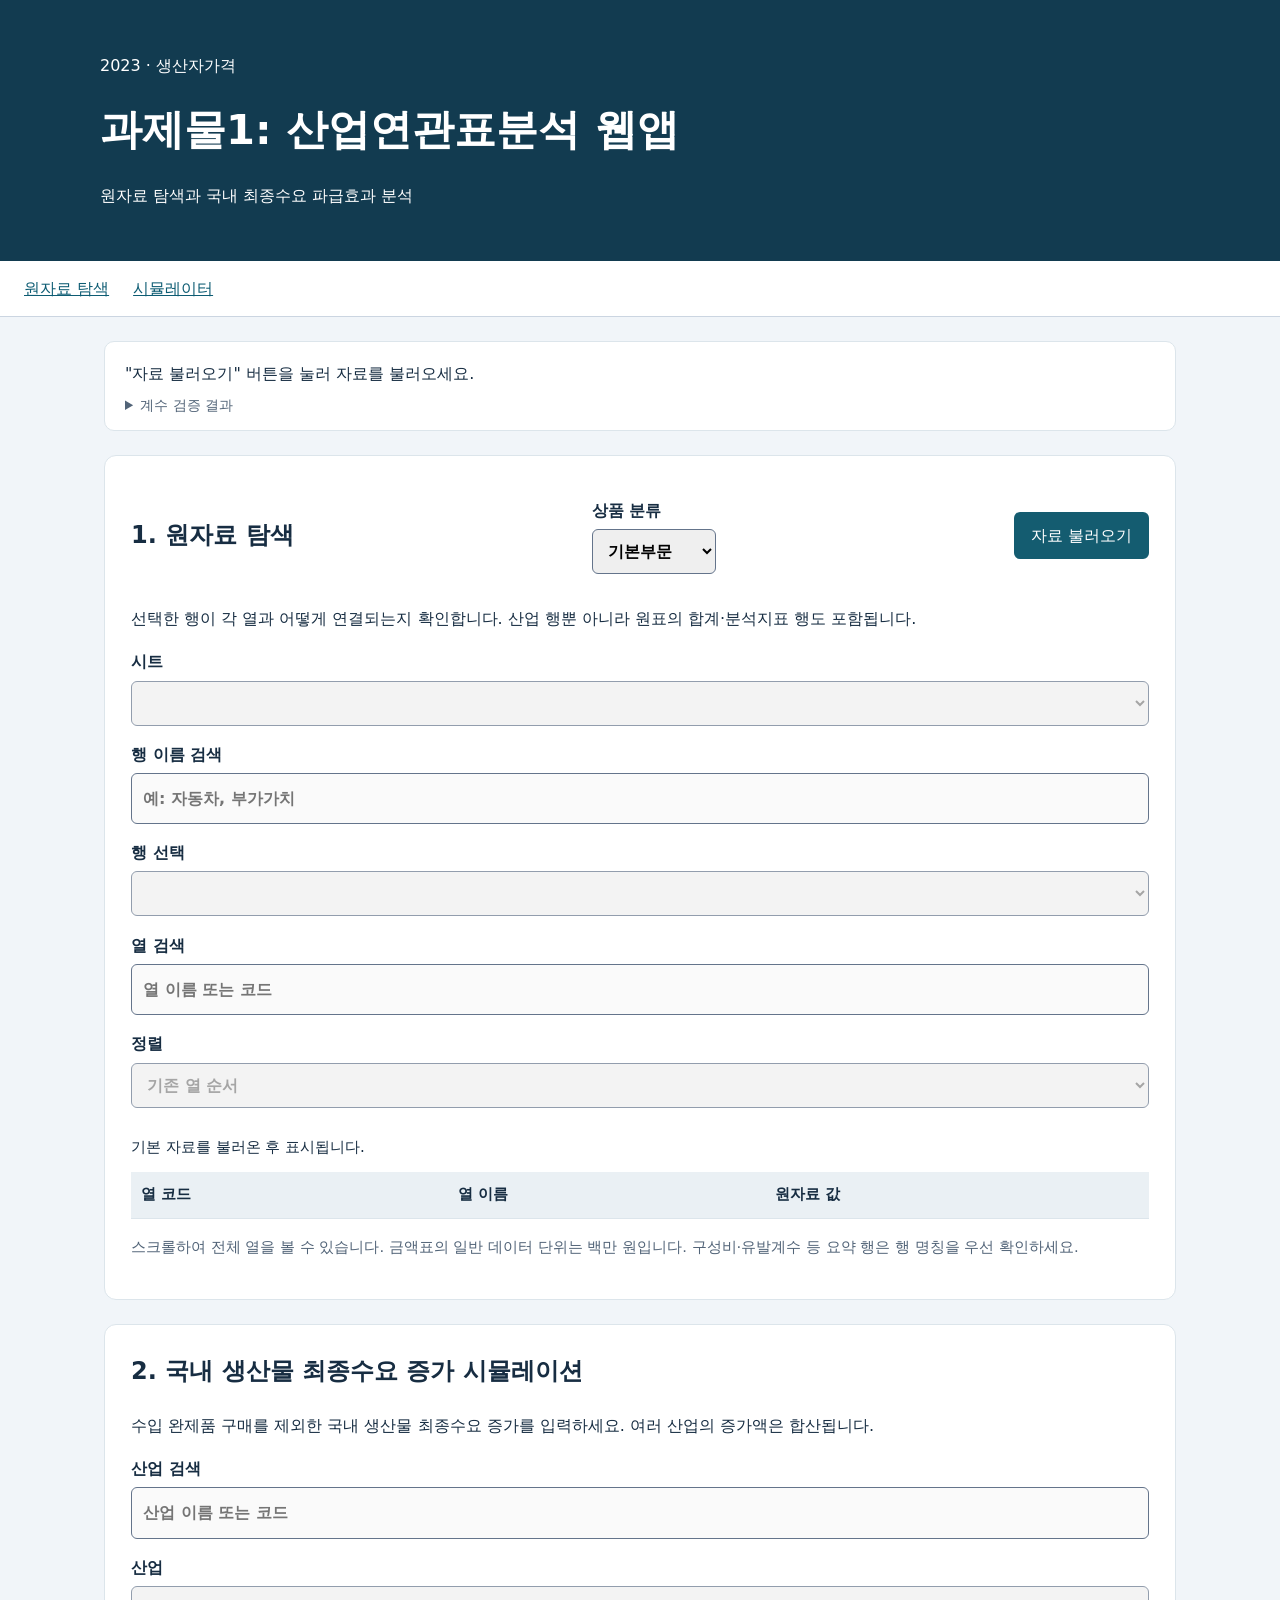
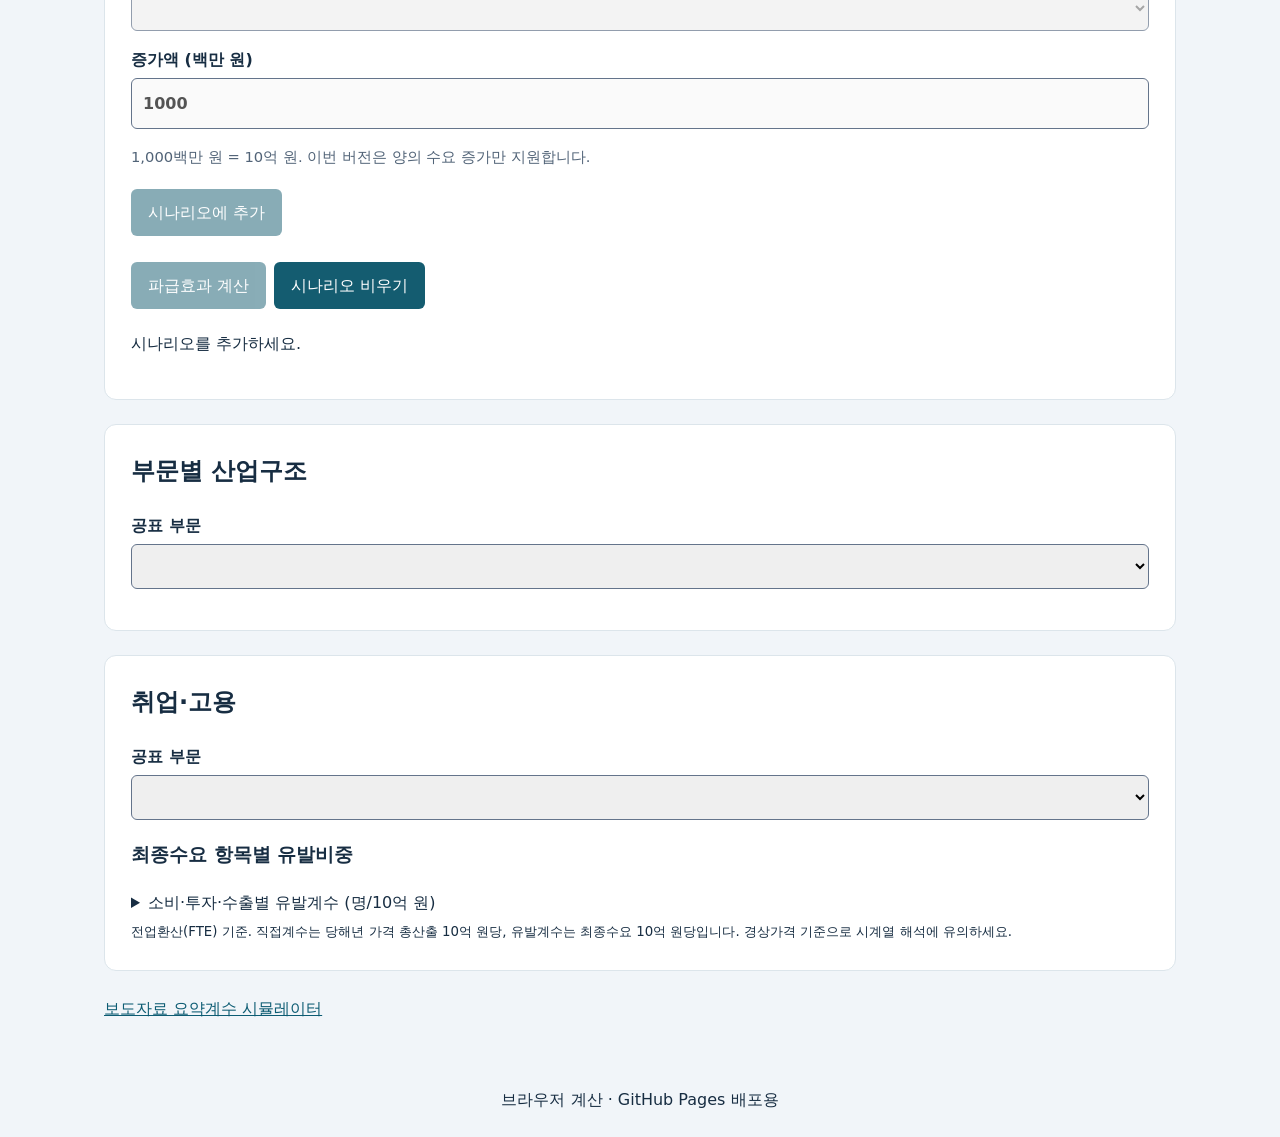
<file: index.html>
<!DOCTYPE html>

<html lang="ko"><head><meta charset="utf-8"/><meta content="width=device-width,initial-scale=1" name="viewport"/><title>과제물1: 산업연관표분석 웹앱</title><style>
*{box-sizing:border-box}html{scroll-behavior:smooth}body{margin:0;font-family:system-ui,sans-serif;background:#f1f5f9;color:#172d42;line-height:1.7}header{background:#123b50;color:white;padding:36px max(24px,calc((100vw - 1080px)/2))}header h1{font-size:clamp(1.7rem,4vw,2.6rem);margin:6px 0}nav{display:flex;gap:24px;flex-wrap:wrap;padding:14px 24px;background:#fff;border-bottom:1px solid #cbd5e1}a{color:#0d5c73}main{max-width:1120px;margin:auto;padding:24px}section{background:white;border:1px solid #dce5eb;border-radius:12px;margin-bottom:24px;padding:26px;scroll-margin-top:20px}h2{margin-top:0}label{display:block;margin:15px 0;font-weight:600}input,select{display:block;width:100%;padding:11px;border:1px solid #64748b;border-radius:6px;font:inherit;margin-top:5px}button{font:inherit;cursor:pointer;padding:10px 17px;background:#145c70;color:white;border:0;border-radius:6px;margin:5px 8px 5px 0}button:disabled{opacity:.5;cursor:wait}:focus-visible{outline:3px solid #b65c00;outline-offset:3px}.note{color:#526478;font-size:.92rem}#status{background:#eaf5f5;padding:14px;border-radius:8px}.scroll{overflow:auto;max-height:460px}table{width:100%;border-collapse:collapse;font-size:.94rem}th,td{padding:10px;border-bottom:1px solid #dce5eb;text-align:left}thead{position:sticky;top:0;background:#eaf0f4}td:last-child{font-variant-numeric:tabular-nums}caption{text-align:left;padding:12px 0}.cards{display:grid;grid-template-columns:repeat(auto-fit,minmax(180px,1fr));gap:12px}.card{padding:16px;background:#edf6f7;border-radius:8px}.card strong{display:block;font-size:1.5rem}.bar{margin:12px 0}.track{background:#edf2f7;border-radius:4px;height:12px}.fill{height:12px;background:#168179;border-radius:4px}pre{white-space:pre-wrap;overflow-wrap:anywhere;background:#f1f5f9;padding:15px}footer{text-align:center;padding:24px}#basket button{font-size:.85rem} @media(max-width:600px){main{padding:12px}section{padding:18px}nav{gap:14px}}
.loading-status{background:#fff;border:1px solid #dce5eb;border-radius:10px;padding:12px 20px;margin-bottom:24px}.loading-status #status{margin:0;background:transparent;padding:6px 0}.loading-status details{font-size:.9rem;color:#526478}

.section-heading{display:flex;align-items:center;justify-content:space-between;gap:16px;flex-wrap:wrap;margin-bottom:14px}.section-heading h2{margin:0}.section-heading button{margin:0;white-space:nowrap}

canvas{width:100%;height:auto}.stack{display:flex;height:20px;border-radius:5px;overflow:hidden}.keys span{display:inline-block;margin-right:14px}.meter{height:9px;background:#edf1f8;margin:4px 0 10px}.meter span{display:block;height:100%;background:#426aa2}.metric{margin:10px 0}

</style><script>
const $=id=>document.getElementById(id);
const fmt=x=>Number(x).toLocaleString('ko-KR',{maximumFractionDigits:3});
let info, state;
let worker, nextId=0, requests=new Map(), sectors=[], rowChoices=[], cells=[], basket=[], result=null;
function text(tag,value){const e=document.createElement(tag);e.textContent=value;return e;}
function call(type,payload){return new Promise((resolve,reject)=>{const id=++nextId;requests.set(id,{resolve,reject});worker.postMessage({id,type,payload});});}
function startWorker(){worker=new Worker('./worker.js');worker.onmessage=({data:d})=>{if(d.type==='status'){$('status').textContent=d.text;return;}const p=requests.get(d.id);if(!p)return;requests.delete(d.id);d.ok?p.resolve(d.result):p.reject(Error(d.error));};worker.onerror=e=>{for(const p of requests.values())p.reject(Error(e.message||'Worker 실행 오류'));requests.clear();};}
function options(el,list){el.replaceChildren(...list.map(x=>{const o=document.createElement('option');o.value=x.code;o.textContent=x.code+' '+x.name;return o;}));}
function invalidate(){result=null;$('results').hidden=true;}
async function load(buffer){
 invalidate();basket=[];renderBasket();
 for(const id of ['sheet','row','sector','add','run','row-search','col-search','col-order','sector-search','amount'])$(id).disabled=true;
 if(worker)worker.terminate();for(const p of requests.values())p.reject(Error('데이터 다시 로드'));requests.clear();startWorker();
 try{info=await call('init',buffer);sectors=info.sectors;state={sectors:sectors.map(x=>({c:x.code,name:x.name})),link:info.link};$('linksection').hidden=false;$('linksearch').value='';showLinks();options($('sector'),sectors);showMetrics();$('sector-search').value='';$('row-search').value='';$('col-search').value='';$('sheet').replaceChildren(...info.sheets.map(s=>{const o=text('option',s);o.value=s;return o;}));
 $('validation').textContent=JSON.stringify(info.residuals,null,2)+'\n최대 절대 잔차: 허용값 1e-8 미만';
 for(const id of ['sheet','row','sector','add','run','row-search','col-search','col-order','sector-search','amount'])$(id).disabled=false;
 await explore();$('status').textContent='준비 완료 · '+sectors.length+'개 부문 · '+info.sheets.length+'개 시트 · 계수 검증 통과';
 }catch(e){$('status').textContent='준비 실패: '+e.message+' — 새로고침 후 재시도하세요.';}
}
let exploreSeq=0;
async function explore(){const seq=++exploreSeq;try{const d=await call('explore',{sheet:$('sheet').value,row:$('row').value});if(seq!==exploreSeq)return;rowChoices=d.rows;filterRows(d.selected);cells=d.cells;$('unit').textContent=d.unit;$('explore-caption').textContent=$('sheet').value+' / 행: '+d.selected+' '+d.name;renderCells();}catch(e){$('status').textContent=e.message;}}
function filterRows(selected){const q=$('row-search').value.trim();options($('row'),rowChoices.filter(r=>(r.code+' '+r.name).includes(q)));if([...$('row').options].some(o=>o.value===selected))$('row').value=selected;}
function renderCells(){const q=$('col-search').value.trim();const rows=cells.filter(c=>(c.code+' '+c.name).includes(q));if($('col-order').value==='desc')rows.sort((a,b)=>{const x=Number.isFinite(a.value),y=Number.isFinite(b.value);return x&&y?b.value-a.value:Number(y)-Number(x);});$('cells').replaceChildren(...rows.map(c=>{const tr=document.createElement('tr');for(const v of [c.code,c.name,c.value===null?'빈 셀':typeof c.value==='number'?fmt(c.value):c.value])tr.append(text('td',v));return tr;}));}
$('sheet').onchange=()=>{$('row-search').value='';$('row').replaceChildren();explore();};$('row').onchange=explore;
$('row-search').oninput=()=>{filterRows();if($('row').value)explore();else{$('cells').replaceChildren();$('explore-caption').textContent='일치하는 행이 없습니다.';}};
$('col-search').oninput=renderCells;
$('col-order').onchange=renderCells;
$('sector-search').oninput=()=>{const q=$('sector-search').value.trim();options($('sector'),sectors.filter(s=>(s.code+' '+s.name).includes(q)));showMetrics();};
function renderBasket(){$('basket').replaceChildren(...basket.map((s,i)=>{const li=text('li',s.code+' '+s.name+' / '+fmt(s.amount)+'백만 원 ');const b=text('button','삭제');b.type='button';b.onclick=()=>{basket.splice(i,1);invalidate();renderBasket();};li.append(b);return li;}));$('sim-status').textContent=basket.length?basket.length+'개 입력 준비. 계산 버튼을 누르세요.':'시나리오를 추가하세요.';}
$('scenario').onsubmit=e=>{e.preventDefault();const amount=Number($('amount').value),s=sectors.find(s=>s.code===$('sector').value);if(!s||!Number.isFinite(amount)||amount<=0){$('sim-status').textContent='산업과 양의 증가액을 확인하세요.';return;}basket.push({...s,amount});invalidate();renderBasket();};
$('clear').onclick=()=>{basket=[];invalidate();renderBasket();};
$('run').onclick=async()=>{if(!basket.length){$('sim-status').textContent='시나리오를 먼저 추가하세요.';return;}const snapshot=basket.map(s=>({...s}));$('run').disabled=true;$('sim-status').textContent='계산 중…';try{const r=await call('simulate',snapshot);if(JSON.stringify(snapshot)!==JSON.stringify(basket)){$('sim-status').textContent='입력이 변경되었습니다. 다시 계산하세요.';return;}result=r;renderResult();$('sim-status').textContent='계산 완료. 아래 결과는 현재 시나리오에 대응합니다.';}catch(e){invalidate();$('sim-status').textContent='계산 실패: '+e.message;}finally{$('run').disabled=false;}};
function renderResult(){const selected=new Set(basket.map(x=>x.code));const other=result.rows.find(r=>!selected.has(r.code)&&r.production>0);$('spill').textContent=other?`수요를 입력한 부문을 제외하면 ${other.name}의 생산유발액이 가장 큽니다 (${fmt(other.production)}백만 원).`:'';$('results').hidden=false;$('cards').replaceChildren(...[['수요 증가액',result.demand],['생산유발액',result.production],['수입유발액',result.imports],['부가가치유발액',result.valueAdded]].map(([title,v])=>{const d=text('div',title);d.className='card';d.append(text('strong',fmt(v)),text('span','백만 원'));return d;}));const max=Math.max(...result.rows.map(r=>r.production),1);$('bars').replaceChildren(...result.rows.slice(0,15).map(r=>{const d=text('div',r.name+' · '+fmt(r.production)+'백만 원');d.className='bar';const t=document.createElement('div');t.className='track';const f=document.createElement('div');f.className='fill';f.style.width=Math.max(0,r.production/max*100)+'%';t.append(f);d.append(t);return d;}));$('result-rows').replaceChildren(...result.rows.slice(0,15).map(r=>{const tr=document.createElement('tr');[r.code,r.name,fmt(r.production),fmt(r.imports),fmt(r.valueAdded)].forEach(v=>tr.append(text('td',v)));return tr;}));}
function csvCell(v){let s=String(v);if(/^[=+@-]/.test(s)&&typeof v!=='number')s="'"+s;return '"'+s.replaceAll('"','""')+'"';}
$('download').onclick=()=>{if(!result)return;const rows=[['산업코드','산업명','생산유발액_백만 원','수입유발액_백만 원','부가가치유발액_백만 원'],...result.rows.map(r=>[r.code,r.name,r.production,r.imports,r.valueAdded])];const url=URL.createObjectURL(new Blob(['\ufeff'+rows.map(r=>r.map(csvCell).join(',')).join('\r\n')],{type:'text/csv;charset=utf-8'}));const a=document.createElement('a');a.href=url;a.download='io-2023-results.csv';a.click();setTimeout(()=>URL.revokeObjectURL(url),1000);};

$('load-basic').onclick=async()=>{
 const button=$('load-basic'), level=$('level');button.disabled=level.disabled=true;
 const file=`(표)(2023연장)투입산출표_생산자가격_${level.value}.xlsx`;
 try{$('status').textContent='엑셀 내려받는 중…';const r=await fetch('./'+encodeURIComponent(file));if(!r.ok)throw Error(`파일 다운로드 실패 (${r.status})`);await load(await r.arrayBuffer());}
 catch(e){$('status').textContent=e.message;}
 finally{button.disabled=level.disabled=false;}
};
$('level').onchange=()=>{
 if(worker)worker.terminate();worker=null;for(const p of requests.values())p.reject(Error('분류 변경'));requests.clear();++exploreSeq;
 info=null;state=null;basket=[];sectors=[];cells=[];rowChoices=[];invalidate();renderBasket();$('linksection').hidden=true;$('cells').replaceChildren();$('sector-metrics').textContent='';$('unit').textContent='';$('explore-caption').textContent='선택한 분류를 불러오세요.';
 for(const id of ['sheet','row','sector','add','run','row-search','col-search','col-order','sector-search','amount'])$(id).disabled=true;
 $('status').textContent='선택한 분류를 불러오세요.';
};
function showMetrics(){const j=sectors.findIndex(x=>x.code===$('sector').value);if(j<0||!info){$('sector-metrics').textContent='';return;}
 const [p,m,v]=info.totals[j], [a,d,im]=info.direct[j]; const f=x=>Number(x).toLocaleString('ko-KR',{maximumFractionDigits:6});
 $('sector-metrics').textContent=`생산유발계수 ${f(p)} · 수입유발계수 ${f(m)} · 부가가치유발계수 ${f(v)} / 직접 중간투입계수 ${f(a)} (국산 ${f(d)}, 수입 ${f(im)})`;
}
$('sector').onchange=showMetrics;
const match=(q,...xs)=>xs.join(' ').toLowerCase().includes(q.trim().toLowerCase());
function table(id,rows){$(id).replaceChildren(...rows.map(values=>{const tr=document.createElement('tr');values.forEach(v=>tr.append(text('td',v)));return tr;}));}
function showLinks(){
 const q=$('linksearch').value,k=Number($('linksorder').value);
 const results=state.sectors.map((x,i)=>({x,v:state.link[i]})).filter(({x})=>match(q,x.c,x.name)).sort((a,b)=>b.v[k]-a.v[k]);
 table('links',results.map(({x,v})=>[x.c,x.name,...v.map(t=>fmt(t,6))]));
 results.forEach(({v},i)=>v.forEach((t,j)=>$('links').rows[i].cells[j+2].style.background=`rgba(42,94,163,${.55*t/Math.max(...state.link.map(v=>v[j]))})`));
 plot(results);
}
function plot(results){
 const cv=$('scatter'),ctx=cv.getContext('2d'), W=cv.width,H=cv.height,L=65,R=25,T=25,B=56;
 const [xm,ym]=[0,1].map(k=>Math.max(1.05,...state.link.map(v=>v[k]))*1.05);
 const X=v=>L+v/xm*(W-L-R),Y=v=>H-B-v/ym*(H-T-B);
 ctx.clearRect(0,0,W,H);ctx.font='15px system-ui';ctx.fillStyle='#172640';ctx.strokeStyle='#8797ac';
 ctx.strokeRect(L,T,W-L-R,H-T-B);ctx.setLineDash([5,5]);ctx.beginPath();ctx.moveTo(X(1),T);ctx.lineTo(X(1),H-B);ctx.moveTo(L,Y(1));ctx.lineTo(W-R,Y(1));ctx.stroke();ctx.setLineDash([]);
 ctx.fillText('감응도계수',L,18);ctx.fillText('영향력계수',W-115,H-10);ctx.fillText('1',X(1)-4,H-B+21);ctx.fillText('1',L-20,Y(1)+5);ctx.fillText('0',L-17,H-B+18);
 const focus=$('linksearch').value.trim()?new Set(results.map(r=>r.x.c)):new Set();
 state.link.forEach(([x,y],i)=>{const f=focus.has(state.sectors[i].c);ctx.fillStyle=f?'#172f55':'rgba(65,109,165,.42)';ctx.beginPath();ctx.arc(X(x),Y(y),f?6:3,0,Math.PI*2);ctx.fill();});
 const k=Number($('linksorder').value), first=results[0];
 if(!first){$('ranknote').textContent='검색 결과가 없습니다.';return;}
 const ranks=first.v.map((v,j)=>1+state.link.filter(x=>x[j]>v+1e-10).length);
 $('ranknote').textContent=`${$('linksearch').value.trim()?'검색 결과 1위':'전체 1위'}: ${first.x.name} · 영향력 ${fmt(first.v[0],4)} (전체 ${ranks[0]}위) · 감응도 ${fmt(first.v[1],4)} (전체 ${ranks[1]}위). `+(k===0?'같은 규모의 수요 증가를 각 부문에 적용했을 때, 검색 범위에서 전체 생산 파급이 가장 큽니다.':'모든 부문의 수요가 같은 규모로 늘 때, 검색 범위에서 생산 반응이 가장 큽니다.');
}
$('linksearch').addEventListener('input',showLinks);$('linksorder').addEventListener('change',showLinks);
const structureData=[{"농림수산품": 47.1, "광산품": 40.5, "공산품": 25, "소비재제품": 23.7, "음식료품": 23.5, "섬유및가죽제품": 18.3, "목재및종이·인쇄": 29.1, "기타제조업제품": 27.1, "기초소재제품": 23.5, "석탄및석유제품": 18.7, "화학제품": 24.2, "비금속광물제품": 26.4, "1차금속제품": 19.5, "금속가공제품": 32.5, "조립가공제품": 24.6, "컴퓨터,전자및광학기기": 30.7, "전기장비": 21.8, "기계및장비": 25.2, "운송장비": 19.9, "제조임가공·산업용장비수리": 47.2, "전력․가스․수도및폐기물": 25.7, "전력·가스·증기": 20.5, "수도·폐기물처리및재활용서비스": 44.9, "건설": 41.8, "서비스": 56, "도소매및운송": 49.9, "도소매및상품중개서비스": 53.6, "운송서비스": 43.4, "생산자서비스": 59.1, "정보통신및방송서비스": 52.3, "금융및보험서비스": 62.5, "부동산서비스": 70.2, "전문,과학및기술서비스": 51.9, "사업지원서비스": 61.1, "사회서비스": 66.3, "공공행정,국방및사회보장": 74.2, "교육서비스": 66.9, "보건및사회복지서비스": 58.7, "소비자서비스": 39.5, "음식점및숙박서비스": 32.7, "예술,스포츠및여가관련서비스": 55.9, "기타서비스": 45, "기타": 0, "전산업": 41.2}, {"농림수산품": 52.9, "광산품": 59.5, "공산품": 75, "소비재제품": 76.3, "음식료품": 76.5, "섬유및가죽제품": 81.7, "목재및종이·인쇄": 70.9, "기타제조업제품": 72.9, "기초소재제품": 76.5, "석탄및석유제품": 81.3, "화학제품": 75.8, "비금속광물제품": 73.6, "1차금속제품": 80.5, "금속가공제품": 67.5, "조립가공제품": 75.4, "컴퓨터,전자및광학기기": 69.3, "전기장비": 78.2, "기계및장비": 74.8, "운송장비": 80.1, "제조임가공·산업용장비수리": 52.8, "전력․가스․수도및폐기물": 74.3, "전력·가스·증기": 79.5, "수도·폐기물처리및재활용서비스": 55.1, "건설": 58.2, "서비스": 44, "도소매및운송": 50.1, "도소매및상품중개서비스": 46.4, "운송서비스": 56.6, "생산자서비스": 40.9, "정보통신및방송서비스": 47.7, "금융및보험서비스": 37.5, "부동산서비스": 29.8, "전문,과학및기술서비스": 48.1, "사업지원서비스": 38.9, "사회서비스": 33.7, "공공행정,국방및사회보장": 25.8, "교육서비스": 33.1, "보건및사회복지서비스": 41.3, "소비자서비스": 60.5, "음식점및숙박서비스": 67.3, "예술,스포츠및여가관련서비스": 44.1, "기타서비스": 55, "기타": 100, "전산업": 58.8}, {"농림수산품": 93.52, "광산품": 98.83, "공산품": 69.01, "소비재제품": 77.71, "음식료품": 81.27, "섬유및가죽제품": 61.74, "목재및종이·인쇄": 84.27, "기타제조업제품": 85.14, "기초소재제품": 58.97, "석탄및석유제품": 20.36, "화학제품": 65.86, "비금속광물제품": 88.7, "1차금속제품": 56.75, "금속가공제품": 89.47, "조립가공제품": 73.69, "컴퓨터,전자및광학기기": 58.1, "전기장비": 69.85, "기계및장비": 81.17, "운송장비": 84.57, "제조임가공·산업용장비수리": 95.25, "전력․가스․수도및폐기물": 49.01, "전력·가스·증기": 39.95, "수도·폐기물처리및재활용서비스": 96.5, "건설": 93.91, "서비스": 88.38, "도소매및운송": 82.42, "도소매및상품중개서비스": 93.3, "운송서비스": 66.41, "생산자서비스": 90.39, "정보통신및방송서비스": 80.96, "금융및보험서비스": 90.21, "부동산서비스": 98.04, "전문,과학및기술서비스": 91.97, "사업지원서비스": 92.26, "사회서비스": 88.33, "공공행정,국방및사회보장": 87.76, "교육서비스": 95.43, "보건및사회복지서비스": 84.67, "소비자서비스": 92.19, "음식점및숙박서비스": 91.74, "예술,스포츠및여가관련서비스": 92.7, "기타서비스": 93.41, "기타": 99.87, "전산업": 76.96}, {"농림수산품": 3.43, "광산품": 0.7, "공산품": 23.25, "소비재제품": 17.01, "음식료품": 14.32, "섬유및가죽제품": 31.25, "목재및종이·인쇄": 11.15, "기타제조업제품": 10.84, "기초소재제품": 31.38, "석탄및석유제품": 64.76, "화학제품": 25.88, "비금속광물제품": 8.31, "1차금속제품": 34.81, "금속가공제품": 7.11, "조립가공제품": 19.84, "컴퓨터,전자및광학기기": 29.05, "전기장비": 23.58, "기계및장비": 14.08, "운송장비": 12.36, "제조임가공·산업용장비수리": 2.51, "전력․가스․수도및폐기물": 37.86, "전력·가스·증기": 47.77, "수도·폐기물처리및재활용서비스": 1.93, "건설": 3.54, "서비스": 5.11, "도소매및운송": 8.8, "도소매및상품중개서비스": 3.11, "운송서비스": 19.01, "생산자서비스": 3.93, "정보통신및방송서비스": 9.07, "금융및보험서비스": 3.67, "부동산서비스": 0.58, "전문,과학및기술서비스": 3.86, "사업지원서비스": 3.01, "사회서비스": 3.93, "공공행정,국방및사회보장": 3.16, "교육서비스": 1.51, "보건및사회복지서비스": 6.34, "소비자서비스": 4.73, "음식점및숙박서비스": 5.56, "예술,스포츠및여가관련서비스": 3.22, "기타서비스": 3.62, "기타": 0.13, "전산업": 13.55}, {"농림수산품": 1.6, "광산품": 3.1, "공산품": 34.1, "소비재제품": 12.4, "음식료품": 7.2, "섬유및가죽제품": 28.8, "목재및종이·인쇄": 8.3, "기타제조업제품": 13.8, "기초소재제품": 32.2, "석탄및석유제품": 43.6, "화학제품": 37.7, "비금속광물제품": 9.4, "1차금속제품": 30.9, "금속가공제품": 12.7, "조립가공제품": 45.9, "컴퓨터,전자및광학기기": 59.7, "전기장비": 27.1, "기계및장비": 38.1, "운송장비": 46.7, "제조임가공·산업용장비수리": 4.3, "전력․가스․수도및폐기물": 0.4, "전력·가스·증기": 0.1, "수도·폐기물처리및재활용서비스": 1.7, "건설": 0.1, "서비스": 6.6, "도소매및운송": 14.7, "도소매및상품중개서비스": 9.9, "운송서비스": 23.1, "생산자서비스": 6.4, "정보통신및방송서비스": 9.8, "금융및보험서비스": 4, "부동산서비스": 0.1, "전문,과학및기술서비스": 8.8, "사업지원서비스": 10.9, "사회서비스": 0.2, "공공행정,국방및사회보장": 0, "교육서비스": 0.2, "보건및사회복지서비스": 0.3, "소비자서비스": 4.1, "음식점및숙박서비스": 4.8, "예술,스포츠및여가관련서비스": 4.5, "기타서비스": 2.1, "기타": 0, "전산업": 17.3}, {"농림수산품": 18.62, "광산품": 97.62, "공산품": 20.71, "소비재제품": 24.13, "음식료품": 20.46, "섬유및가죽제품": 35.56, "목재및종이·인쇄": 14.09, "기타제조업제품": 30.19, "기초소재제품": 19.3, "석탄및석유제품": 20.35, "화학제품": 22.04, "비금속광물제품": 13.41, "1차금속제품": 21.45, "금속가공제품": 7.54, "조립가공제품": 21.58, "컴퓨터,전자및광학기기": 28.71, "전기장비": 19.29, "기계및장비": 24.12, "운송장비": 12.98, "제조임가공·산업용장비수리": 11.34, "전력․가스․수도및폐기물": 0.22, "전력·가스·증기": 0.15, "수도·폐기물처리및재활용서비스": 0.46, "건설": 0, "서비스": 5.38, "도소매및운송": 5.74, "도소매및상품중개서비스": 1.26, "운송서비스": 12.82, "생산자서비스": 6.97, "정보통신및방송서비스": 9.25, "금융및보험서비스": 3.48, "부동산서비스": 0.59, "전문,과학및기술서비스": 9.48, "사업지원서비스": 13.29, "사회서비스": 0.53, "공공행정,국방및사회보장": 0.24, "교육서비스": 1.38, "보건및사회복지서비스": 0.2, "소비자서비스": 6.61, "음식점및숙박서비스": 8.06, "예술,스포츠및여가관련서비스": 7.08, "기타서비스": 1.99, "기타": 0, "전산업": 14.93}], laborData=[{"농림수산품": 1407.1792, "광산품": 10.073, "공산품": 3779.9993, "소비재제품": 792.9777999999999, "음식료품": 348.45509999999996, "섬유및가죽제품": 152.47729999999999, "목재및종이·인쇄": 160.24820000000003, "기타제조업제품": 131.7972, "기초소재제품": 1063.2944, "석탄및석유제품": 12.122200000000001, "화학제품": 466.9814, "비금속광물제품": 101.69, "1차금속제품": 137.4925, "금속가공제품": 345.00829999999996, "조립가공제품": 1439.5808, "컴퓨터,전자및광학기기": 389.2277, "전기장비": 248.69029999999998, "기계및장비": 415.3958, "운송장비": 386.267, "제조임가공·산업용장비수리": 484.1463, "전력․가스․수도및폐기물": 273.9678, "전력·가스·증기": 80.7638, "수도·폐기물처리및재활용서비스": 193.204, "건설": 1874.3565, "서비스": 18643.3142, "도소매및운송": 4553.978300000001, "도소매및상품중개서비스": 2935.6811000000002, "운송서비스": 1618.2972, "생산자서비스": 5308.6743, "정보통신및방송서비스": 898.3174, "금융및보험서비스": 691.7296, "부동산서비스": 597.8872, "전문,과학및기술서비스": 1822.6393999999998, "사업지원서비스": 1298.1007, "사회서비스": 5330.7045, "공공행정,국방및사회보장": 1577.0019, "교육서비스": 1541.8561000000002, "보건및사회복지서비스": 2211.8465, "소비자서비스": 3449.9571, "음식점및숙박서비스": 1892.3421, "예술,스포츠및여가관련서비스": 468.1265, "기타서비스": 1089.4885, "기타": 0, "전산업": 25988.89}, {"농림수산품": 91.3997, "광산품": 9.7683, "공산품": 3391.2151999999996, "소비재제품": 633.7345, "음식료품": 291.41020000000003, "섬유및가죽제품": 117.5795, "목재및종이·인쇄": 132.0147, "기타제조업제품": 92.73010000000001, "기초소재제품": 971.2006999999999, "석탄및석유제품": 12.066600000000001, "화학제품": 439.9708, "비금속광물제품": 89.18910000000001, "1차금속제품": 131.2375, "금속가공제품": 298.7367, "조립가공제품": 1352.8636999999999, "컴퓨터,전자및광학기기": 366.7315, "전기장비": 232.2227, "기계및장비": 377.4819, "운송장비": 376.4276, "제조임가공·산업용장비수리": 433.4163, "전력․가스․수도및폐기물": 233.9679, "전력·가스·증기": 80.5869, "수도·폐기물처리및재활용서비스": 153.381, "건설": 1514.4024, "서비스": 14384.2733, "도소매및운송": 2768.7507, "도소매및상품중개서비스": 1871.4066, "운송서비스": 897.3441, "생산자서비스": 4680.1521, "정보통신및방송서비스": 817.5825, "금융및보험서비스": 657.2808, "부동산서비스": 398.75640000000004, "전문,과학및기술서비스": 1614.9604, "사업지원서비스": 1191.572, "사회서비스": 4947.7927, "공공행정,국방및사회보장": 1577.0019, "교육서비스": 1244.9008000000001, "보건및사회복지서비스": 2125.89, "소비자서비스": 1987.5778, "음식점및숙박서비스": 1039.3631, "예술,스포츠및여가관련서비스": 298.527, "기타서비스": 649.6877, "기타": 0, "전산업": 19625.0268}, {"농림수산품": 18.99845937660397, "광산품": 1.891076047239917, "공산품": 1.5870918530810274, "소비재제품": 2.349473033406833, "음식료품": 1.9104427482899813, "섬유및가죽제품": 2.1732751240283905, "목재및종이·인쇄": 2.860824748709651, "기타제조업제품": 4.553639051621985, "기초소재제품": 1.1406111487437178, "석탄및석유제품": 0.06865652675997752, "화학제품": 1.2399067767502048, "비금속광물제품": 2.0006876589148823, "1차금속제품": 0.7164832529292788, "금속가공제품": 2.5312642127983365, "조립가공제품": 1.4180487437312923, "컴퓨터,전자및광학기기": 1.2170525925731044, "전기장비": 1.4395673020982436, "기계및장비": 2.239531195068358, "운송장비": 1.1457316244652143, "제조임가공·산업용장비수리": 5.001392528896524, "전력․가스․수도및폐기물": 1.4160165749231615, "전력·가스·증기": 0.5324659741506392, "수도·폐기물처리및재활용서비스": 4.6222136308458905, "건설": 5.476758461799157, "서비스": 6.694549430220712, "도소매및운송": 7.372428736463481, "도소매및상품중개서비스": 7.404199179743527, "운송서비스": 7.31548591869139, "생산자서비스": 4.347582838540299, "정보통신및방송서비스": 4.115005991883284, "금융및보험서비스": 2.9952371315708546, "부동산서비스": 2.1996424303325046, "전문,과학및기술서비스": 5.124158493380403, "사업지원서비스": 8.995163887626108, "사회서비스": 9.253958707026461, "공공행정,국방및사회보장": 7.785524164769159, "교육서비스": 9.990061682207251, "보건및사회복지서비스": 10.092787398479397, "소비자서비스": 9.323287691119843, "음식점및숙박서비스": 8.457931480649384, "예술,스포츠및여가관련서비스": 7.235270809387465, "기타서비스": 13.35155593837092, "기타": 0, "전산업": 4.491145839237952}, {"농림수산품": 1.2339959882037697, "광산품": 1.8338725456421798, "공산품": 1.4238547652547309, "소비재제품": 1.8776592712804347, "음식료품": 1.5976879183795356, "섬유및가죽제품": 1.6758730804237496, "목재및종이·인쇄": 2.3567872896761397, "기타제조업제품": 3.2038571731479264, "기초소재제품": 1.0418209162840535, "석탄및석유제품": 0.06834162493622813, "화학제품": 1.1681895178099364, "비금속광물제품": 1.7547402072939853, "1차금속제품": 0.6838880004822534, "금속가공제품": 2.1917777565336047, "조립가공제품": 1.3326286862291212, "컴퓨터,전자및광학기기": 1.146710583170785, "전기장비": 1.3442430433554093, "기계및장비": 2.0351252723876225, "운송장비": 1.1165463413689025, "제조임가공·산업용장비수리": 4.477334732749119, "전력․가스․수도및폐기물": 1.2092750476514569, "전력·가스·증기": 0.5312996938266917, "수도·폐기물처리및재활용서비스": 3.6694879449326803, "건설": 4.424993942597873, "서비스": 5.165188313173095, "도소매및운송": 4.4823264144195365, "도소매및상품중개서비스": 4.7199497291060055, "운송서비스": 4.056429268845549, "생산자서비스": 3.8328493710225064, "정보통신및방송서비스": 3.745176133022599, "금융및보험서비스": 2.8460714389388517, "부동산서비스": 1.4670350808758585, "전문,과학및기술서비스": 4.540290882624952, "사업지원서비스": 8.25697530546468, "사회서비스": 8.589234187850211, "공공행정,국방및사회보장": 7.785524164769159, "교육서비스": 8.066015875430368, "보건및사회복지서비스": 9.700562766246827, "소비자서비스": 5.371301468613351, "음식점및숙박서비스": 4.645492949353783, "예술,스포츠및여가관련서비스": 4.613974404170692, "기타서비스": 7.961847847885998, "기타": 0, "전산업": 3.3914052296097803}, {"농림수산품": 22.999204076854646, "광산품": 6.392982463143946, "공산품": 5.090453810418591, "소비재제품": 8.731469193260452, "음식료품": 10.31061120822078, "섬유및가죽제품": 5.994757343783895, "목재및종이·인쇄": 7.3898952312093185, "기타제조업제품": 9.144960132534004, "기초소재제품": 3.7022117364700735, "석탄및석유제품": 0.9661408290350807, "화학제품": 4.165424827075881, "비금속광물제품": 6.531762791142024, "1차금속제품": 3.2482670996929293, "금속가공제품": 6.253031596244236, "조립가공제품": 4.531850425206209, "컴퓨터,전자및광학기기": 3.622212780454136, "전기장비": 4.562787341864489, "기계및장비": 6.254710122749185, "운송장비": 5.052735010233371, "제조임가공·산업용장비수리": 8.9806734725729, "전력․가스․수도및폐기물": 3.5959960864441793, "전력·가스·증기": 1.9053508073487726, "수도·폐기물처리및재활용서비스": 8.769923123563649, "건설": 9.147234296858787, "서비스": 9.997977738497802, "도소매및운송": 10.772808868134915, "도소매및상품중개서비스": 11.107982383349345, "운송서비스": 10.032599411072097, "생산자서비스": 7.167437714919364, "정보통신및방송서비스": 7.331367406255125, "금융및보험서비스": 5.505314607798858, "부동산서비스": 4.534158448710924, "전문,과학및기술서비스": 8.60651551963016, "사업지원서비스": 12.227554913966019, "사회서비스": 11.535101990809574, "공공행정,국방및사회보장": 9.672832972930582, "교육서비스": 12.623932206565396, "보건및사회복지서비스": 12.768398002180488, "소비자서비스": 14.369303435573455, "음식점및숙박서비스": 14.73621216886759, "예술,스포츠및여가관련서비스": 11.007534167224582, "기타서비스": 17.275483623713683, "기타": 9.721354836320772, "전산업": 8.162657562814978}, {"농림수산품": 3.5801098264644797, "광산품": 5.267158873918258, "공산품": 3.892695584184988, "소비재제품": 4.871459018847855, "음식료품": 4.759697653904617, "섬유및가죽제품": 4.464552040495053, "목재및종이·인쇄": 5.648413166257207, "기타제조업제품": 6.627570491886042, "기초소재제품": 2.953239201208725, "석탄및석유제품": 0.7585070223558301, "화학제품": 3.355255309132299, "비금속광물제품": 5.051620215508064, "1차금속제품": 2.6192079171865, "금속가공제품": 5.064126323336853, "조립가공제품": 3.7523075544650544, "컴퓨터,전자및광학기기": 3.0204076797810653, "전기장비": 3.7797917274207444, "기계및장비": 5.178059255282817, "운송장비": 4.233214125581066, "제조임가공·산업용장비수리": 7.377683914540686, "전력․가스․수도및폐기물": 2.8940909818144047, "전력·가스·증기": 1.5757715043537401, "수도·폐기물처리및재활용서비스": 6.759933758457338, "건설": 7.2118282064437365, "서비스": 7.612505772719071, "도소매및운송": 6.878998720616744, "도소매및상품중개서비스": 7.29665111555851, "운송서비스": 6.021537820042876, "생산자서비스": 5.967281442193162, "정보통신및방송서비스": 6.256355530227738, "금융및보험서비스": 4.883506834032825, "부동산서비스": 3.3502950124448465, "전문,과학및기술서비스": 7.1630852552318665, "사업지원서비스": 10.684063337583359, "사회서비스": 10.160697163503885, "공공행정,국방및사회보장": 9.138053777314532, "교육서비스": 9.889009924351658, "보건및사회복지서비스": 11.54650560622757, "소비자서비스": 8.287426317682383, "음식점및숙박서비스": 7.780421412059485, "예술,스포츠및여가관련서비스": 7.269383323812876, "기타서비스": 10.71678536286483, "기타": 7.393855190208363, "전산업": 6.163879004815775}];
const palette=['#315988','#527cae','#75a19c','#ae7848'];
function stacked(id,title,pairs){
 const root=$(id),head=document.createElement('strong'),bar=document.createElement('div'),key=document.createElement('p');head.textContent=title;bar.className='stack';key.className='keys';
 const sum=pairs.reduce((a,b)=>a+b[1],0);
 pairs.forEach(([name,v],i)=>{const seg=document.createElement('span'),leg=document.createElement('span');seg.style.width=(100*v/sum)+'%';seg.style.background=palette[i%4];seg.title=`${name}: ${fmt(v,2)}`;leg.textContent=`${name} ${fmt(v,2)}`;leg.style.borderBottom=`3px solid ${palette[i%4]}`;key.append(leg);bar.append(seg);});root.append(head,bar,key);
}
stacked('laborstack','취업유발비중 (%)',[['소비',58.4],['투자',20.9],['수출',20.7]]);
stacked('laborstack','고용유발비중 (%)',[['소비',56.9],['투자',22.1],['수출',21.0]]);
function meter(id,label,v,unit,max){const div=document.createElement('div');div.className='metric';const text=document.createElement('strong');text.textContent=label+' '+(Number.isFinite(v)?fmt(v,3)+unit:'—');div.append(text);if(max&&Number.isFinite(v)){const bar=document.createElement('div'),fill=document.createElement('span');bar.className='meter';fill.style.width=Math.max(0,Math.min(100,100*v/max))+'%';bar.append(fill);div.append(bar);}$(id).append(div);}
function structureView(){const k=$('structsel').value,d=structureData.map(x=>x[k]);$('structurebars').replaceChildren();if(d.slice(0,2).every(Number.isFinite))stacked('structurebars','생산비용 구성 (%)',[['부가가치율',d[0]],['중간투입률',d[1]]]);['국산화율(국산 중간투입률)','수입의존도','수출률','수입률'].forEach((x,i)=>meter('structurebars',x,d[i+2],'%',100));;}
function laborView(){const k=$('labsel').value,d=laborData.map(x=>x[k]);$('laborbars').replaceChildren();['전업환산 취업자','전업환산 임금근로자','취업계수','고용계수','취업유발계수','고용유발계수'].forEach((x,i)=>meter('laborbars',x,d[i],i<2?'천 명':'명/10억 원',i<2?Math.max(...d.slice(0,2).filter(Number.isFinite)):Math.max(...d.slice(2).filter(Number.isFinite))));}
for(const [id,d,fn] of [['structsel',structureData,structureView],['labsel',laborData,laborView]]){options($(id),[...new Set(d.flatMap(Object.keys))].map(k=>({code:k,name:''})));$(id).addEventListener('change',fn);fn();}

</script></head>
<body><header><p>2023 · 생산자가격</p><h1>과제물1: 산업연관표분석 웹앱</h1><p>원자료 탐색과 국내 최종수요 파급효과 분석</p></header>
<nav aria-label="주요 메뉴"><a href="#explorer">원자료 탐색</a><a href="#simulation">시뮬레이터</a></nav><main>
<aside aria-label="분석 준비 상태" class="loading-status"><p id="status" role="status">"자료 불러오기" 버튼을 눌러 자료를 불러오세요.</p><details><summary>계수 검증 결과</summary><pre id="validation">아직 자료를 불러오지 않았습니다.</pre></details></aside>
<section id="explorer"><div class="section-heading"><h2>1. 원자료 탐색</h2><label>상품 분류<select id="level"><option>기본부문</option><option>통합대분류</option><option>통합중분류</option><option>통합소분류</option></select></label><button id="load-basic" type="button">자료 불러오기</button></div><p>선택한 행이 각 열과 어떻게 연결되는지 확인합니다. 산업 행뿐 아니라 원표의 합계·분석지표 행도 포함됩니다.</p><label>시트<select disabled="" id="sheet"></select></label><label>행 이름 검색<input disabled="" id="row-search" placeholder="예: 자동차, 부가가치"/></label><label>행 선택<select disabled="" id="row"></select></label><p id="unit"></p><label>열 검색<input disabled="" id="col-search" placeholder="열 이름 또는 코드"/></label><label>정렬<select id="col-order" disabled><option value="original">기존 열 순서</option><option value="desc">원자료 값 큰 순</option></select></label><div class="scroll"><table><caption id="explore-caption">기본 자료를 불러온 후 표시됩니다.</caption><thead><tr><th>열 코드</th><th>열 이름</th><th>원자료 값</th></tr></thead><tbody id="cells"></tbody></table></div><p class="note">스크롤하여 전체 열을 볼 수 있습니다. 금액표의 일반 데이터 단위는 백만 원입니다. 구성비·유발계수 등 요약 행은 행 명칭을 우선 확인하세요.</p></section>
<section id="simulation"><h2>2. 국내 생산물 최종수요 증가 시뮬레이션</h2><p>수입 완제품 구매를 제외한 국내 생산물 최종수요 증가를 입력하세요. 여러 산업의 증가액은 합산됩니다.</p><label>산업 검색<input disabled="" id="sector-search" placeholder="산업 이름 또는 코드"/></label><form id="scenario"><label>산업<select disabled="" id="sector" required=""></select></label><label>증가액 (백만 원)<input disabled="" id="amount" min="0" required="" step="any" type="number" value="1000"/></label><p class="note">1,000백만 원 = 10억 원. 이번 버전은 양의 수요 증가만 지원합니다.</p><button disabled="" id="add">시나리오에 추가</button></form><p id="sector-metrics"></p><ul id="basket"></ul><button disabled="" id="run">파급효과 계산</button><button id="clear">시나리오 비우기</button><p id="sim-status" role="status">시나리오를 추가하세요.</p><div hidden="" id="results"><div class="cards" id="cards"></div><h3>생산유발액 상위 15개 산업</h3><div id="bars"></div><p id="spill"></p><button id="download">전체 부문 CSV 다운로드</button><div class="scroll"><table><caption>상위 15개 산업별 유발액 — 백만 원, 생산유발액 내림차순</caption><thead><tr><th>코드</th><th>산업</th><th>생산</th><th>수입</th><th>부가가치</th></tr></thead><tbody id="result-rows"></tbody></table></div></div></section>
<section id="linksection" hidden><h2>3. 부문별 전·후방 연쇄효과 비교</h2><div class="grid"><label>부문 검색<input id="linksearch" type="search"/></label><label>정렬<select id="linksorder"><option value="0">영향력계수 높은 순</option><option value="1">감응도계수 높은 순</option></select></label></div><p aria-live="polite" id="ranknote"></p><canvas aria-label="영향력과 감응도 산점도" height="390" id="scatter" role="img" width="900"></canvas><div class="scroll"><table><thead><tr><th>코드</th><th>부문</th><th>영향력계수 · 후방</th><th>감응도계수 · 전방</th></tr></thead><tbody id="links"></tbody></table></div></section><section id="structure"><h2>부문별 산업구조</h2><label>공표 부문<select id="structsel"></select></label><div id="structurebars"></div></section><section id="labor"><h2>취업·고용</h2><label>공표 부문<select id="labsel"></select></label><div id="laborbars"></div><h3>최종수요 항목별 유발비중</h3><div id="laborstack"></div><details><summary>소비·투자·수출별 유발계수 (명/10억 원)</summary><table><thead><tr><th>항목</th><th>취업유발계수</th><th>고용유발계수</th></tr></thead><tbody><tr><td>소비</td><td>10.2</td><td>7.5</td></tr><tr><td>투자</td><td>8.0</td><td>6.4</td></tr><tr><td>수출</td><td>5.4</td><td>4.1</td></tr></tbody></table><small>한국은행 보도자료 공표값</small></details><small>전업환산(FTE) 기준. 직접계수는 당해년 가격 총산출 10억 원당, 유발계수는 최종수요 10억 원당입니다. 경상가격 기준으로 시계열 해석에 유의하세요.</small></section><p><a href="./summary.html">보도자료 요약계수 시뮬레이터</a></p></main><footer>브라우저 계산 · GitHub Pages 배포용</footer></body></html>
</file>
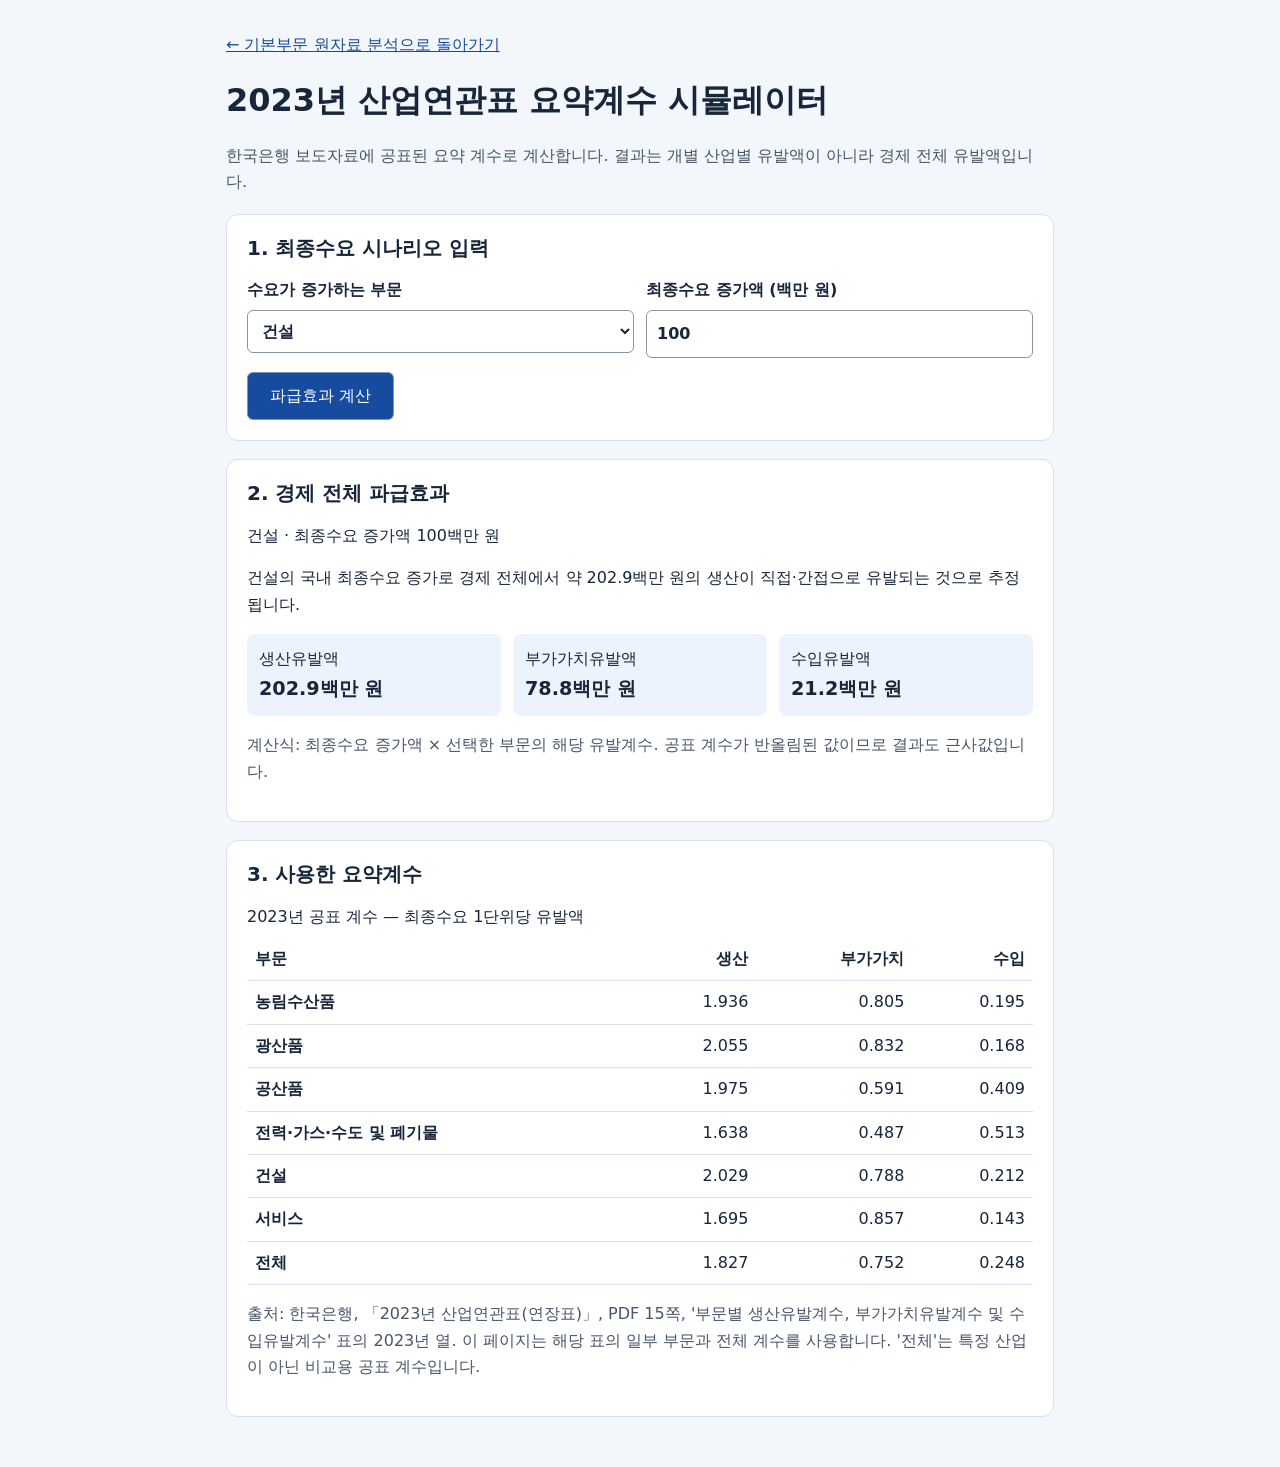
<file: summary.html>
<!doctype html>
<html lang="ko">
<head>
  <meta charset="utf-8">
  <meta name="viewport" content="width=device-width, initial-scale=1">
  <title>2023 산업연관표 | 요약계수 시뮬레이터</title>
  <style>
    * { box-sizing: border-box; }
    body {
      margin: 0; background: #f3f6fb; color: #17263a;
      font: 16px/1.65 system-ui, sans-serif;
    }
    main { max-width: 860px; margin: auto; padding: 32px 16px; }
    a { color: #174b9f; }
    section {
      margin: 18px 0; padding: 20px; background: white;
      border: 1px solid #d8e1ee; border-radius: 12px;
    }
    h1, h2 { line-height: 1.3; }
    h2 { margin-top: 0; font-size: 1.25rem; }
    .note { color: #47566a; }
    .form-grid, .results {
      display: grid; grid-template-columns: repeat(auto-fit, minmax(160px, 1fr));
      gap: 12px;
    }
    label { display: block; font-weight: 700; }
    select, input, button {
      width: 100%; padding: 10px; margin-top: 6px; border-radius: 6px;
      border: 1px solid #8795a8; font: inherit;
    }
    select, input { background: white; color: #17263a; }
    button {
      width: auto; margin-top: 14px; padding-inline: 22px;
      background: #174b9f; color: white; cursor: pointer;
    }
    .result { padding: 12px; background: #edf3fd; border-radius: 8px; }
    .result strong { display: block; font-size: 1.2rem; overflow-wrap: anywhere; }
    .scroll { overflow-x: auto; }
    table { width: 100%; border-collapse: collapse; }
    caption { text-align: left; margin-bottom: 8px; }
    th, td { padding: 8px; border-bottom: 1px solid #d8e1ee; text-align: right; }
    th:first-child { text-align: left; }
    #error { color: #9c2020; }
  </style>
</head>
<body>
<main>
  <a href="./index.html">← 기본부문 원자료 분석으로 돌아가기</a>
  <h1>2023년 산업연관표 요약계수 시뮬레이터</h1>
  <p class="note">
    한국은행 보도자료에 공표된 요약 계수로 계산합니다.
    결과는 개별 산업별 유발액이 아니라 경제 전체 유발액입니다.
  </p>

  <section>
    <h2>1. 최종수요 시나리오 입력</h2>
    <form id="scenario" novalidate>
      <div class="form-grid">
        <label for="sector">수요가 증가하는 부문
          <select id="sector"></select>
        </label>
        <label for="amount">최종수요 증가액 (백만 원)
          <input id="amount" type="number" min="0" step="any" value="100">
        </label>
      </div>
      <button type="submit">파급효과 계산</button>
      <p id="error" role="alert" hidden></p>
    </form>
  </section>

  <section id="output" aria-live="polite" hidden>
    <h2>2. 경제 전체 파급효과</h2>
    <p id="scenario-label"></p><p id="meaning"></p>
    <div class="results">
      <div class="result">생산유발액<strong id="production"></strong></div>
      <div class="result">부가가치유발액<strong id="value-added"></strong></div>
      <div class="result">수입유발액<strong id="imports"></strong></div>
    </div>
    <p class="note">
      계산식: 최종수요 증가액 × 선택한 부문의 해당 유발계수.
      공표 계수가 반올림된 값이므로 결과도 근사값입니다.
    </p>
  </section>

  <section>
    <h2>3. 사용한 요약계수</h2>
    <div class="scroll">
      <table>
        <caption>2023년 공표 계수 — 최종수요 1단위당 유발액</caption>
        <thead>
          <tr>
            <th scope="col">부문</th>
            <th scope="col">생산</th>
            <th scope="col">부가가치</th>
            <th scope="col">수입</th>
          </tr>
        </thead>
        <tbody id="coefficient-rows"></tbody>
      </table>
    </div>
    <p class="note">
      출처: 한국은행, 「2023년 산업연관표(연장표)」, PDF 15쪽,
      '부문별 생산유발계수, 부가가치유발계수 및 수입유발계수' 표의 2023년 열.
      이 페이지는 해당 표의 일부 부문과 전체 계수를 사용합니다.
      '전체'는 특정 산업이 아닌 비교용 공표 계수입니다.
    </p>
  </section>
</main>

<script>
  // 순서: 부문명, 생산유발계수, 부가가치유발계수, 수입유발계수
  const coefficients = [
    ['농림수산품', 1.936, 0.805, 0.195],
    ['광산품', 2.055, 0.832, 0.168],
    ['공산품', 1.975, 0.591, 0.409],
    ['전력·가스·수도 및 폐기물', 1.638, 0.487, 0.513],
    ['건설', 2.029, 0.788, 0.212],
    ['서비스', 1.695, 0.857, 0.143],
    ['전체', 1.827, 0.752, 0.248]
  ];

  const byId = (id) => document.getElementById(id);
  const sector = byId('sector');
  const amountInput = byId('amount');
  const error = byId('error');
  const output = byId('output');
  const numberFormat = new Intl.NumberFormat('ko-KR', {
    maximumFractionDigits: 3
  });

  coefficients.forEach(([name, production, valueAdded, imports], index) => {
    sector.add(new Option(name === '전체' ? '전체 (비교용)' : name, index));

    const row = document.createElement('tr');
    const heading = document.createElement('th');
    heading.scope = 'row';
    heading.textContent = name;
    row.appendChild(heading);

    [production, valueAdded, imports].forEach((coefficient) => {
      const cell = document.createElement('td');
      cell.textContent = coefficient.toFixed(3);
      row.appendChild(cell);
    });

    byId('coefficient-rows').appendChild(row);
  });

  function calculate() {
    const amount = amountInput.valueAsNumber;
    const [name, production, valueAdded, imports] =
      coefficients[Number(sector.value)];
    const results = [production, valueAdded, imports].map(
      (coefficient) => amount * coefficient
    );

    if (!Number.isFinite(amount) || amount <= 0 ||
        !results.every(Number.isFinite)) {
      error.textContent = '계산 가능한 0보다 큰 금액을 백만 원 단위로 입력하세요.';
      error.hidden = false;
      output.hidden = true;
      return;
    }

    error.hidden = true;
    byId('scenario-label').textContent =
      `${name} · 최종수요 증가액 ${numberFormat.format(amount)}백만 원`;

    ['production', 'value-added', 'imports'].forEach((id, index) => {
      byId(id).textContent = `${numberFormat.format(results[index])}백만 원`;
    });
    byId('meaning').textContent = `${name === '전체' ? '전체 공표 계수를 적용하면' : name + '의 국내 최종수요 증가로'} 경제 전체에서 약 ${numberFormat.format(results[0])}백만 원의 생산이 직접·간접으로 유발되는 것으로 추정됩니다.`;
    output.hidden = false;
  }

  byId('scenario').addEventListener('submit', (event) => {
    event.preventDefault();
    calculate();
  });

  sector.value = '4'; // 첫 화면 예시: 건설 수요 100백만 원 증가
  calculate();
</script>
</body>
</html>
</file>
